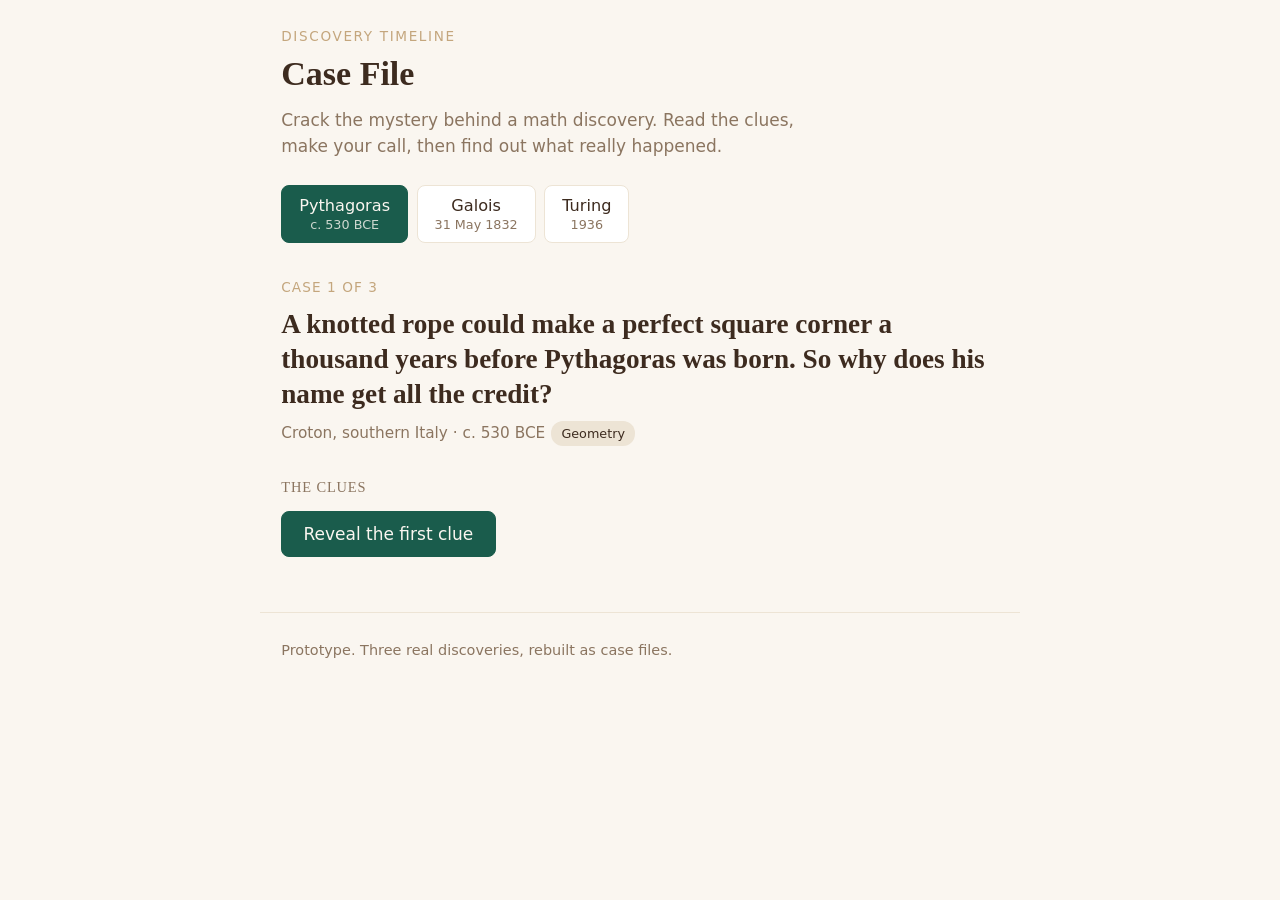
<file: prototypes/case-file/index.html>
<!DOCTYPE html>
<html lang="en">
<head>
  <meta charset="UTF-8" />
  <meta name="viewport" content="width=device-width, initial-scale=1.0" />
  <title>Case File — Discovery Timeline</title>
  <link rel="stylesheet" href="styles.css" />
</head>
<body>
  <header class="site-header">
    <p class="kicker">Discovery Timeline</p>
    <h1>Case File</h1>
    <p class="subtitle">Crack the mystery behind a math discovery. Read the clues, make your call, then find out what really happened.</p>
  </header>

  <nav class="case-nav" id="case-nav" aria-label="Choose a case"></nav>

  <main id="case-view" class="case-view" aria-live="polite"></main>

  <footer class="site-footer">
    <p>Prototype. Three real discoveries, rebuilt as case files.</p>
  </footer>

  <script src="data.js"></script>
  <script src="app.js"></script>
</body>
</html>
</file>
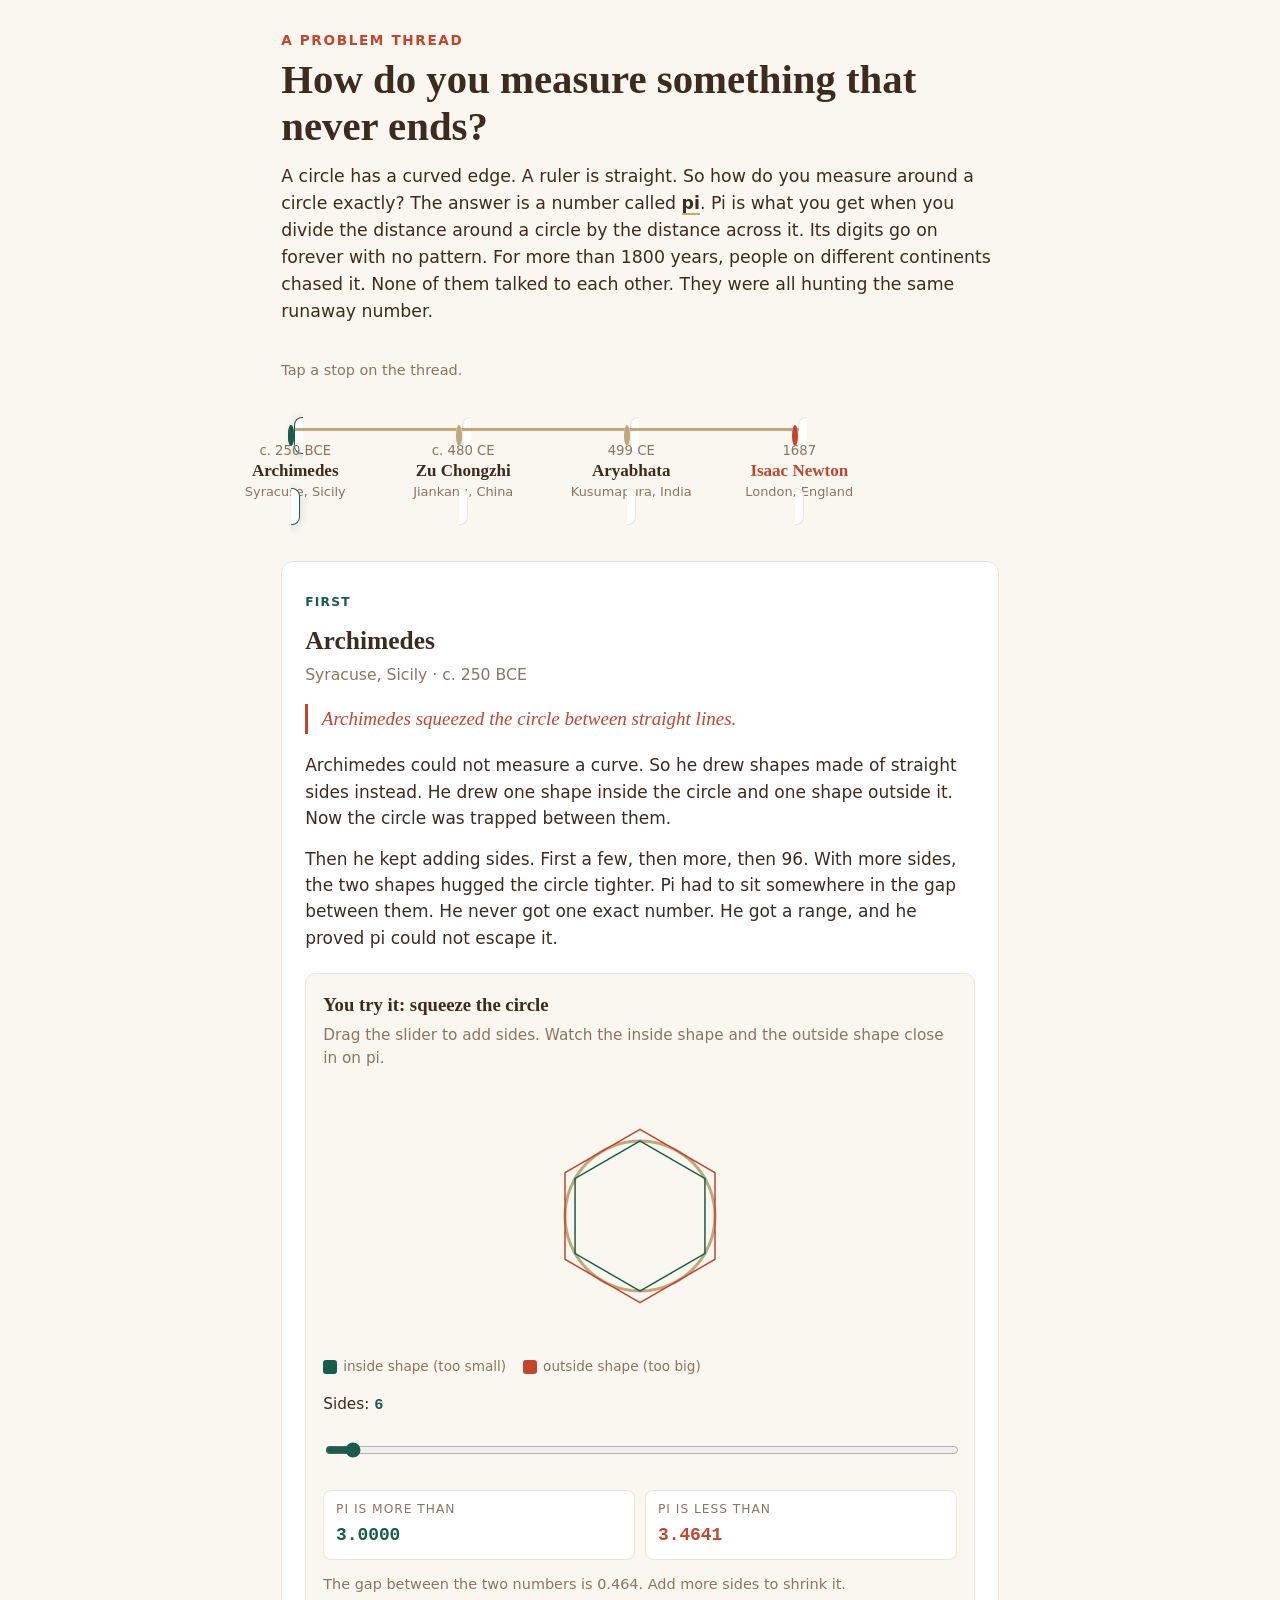
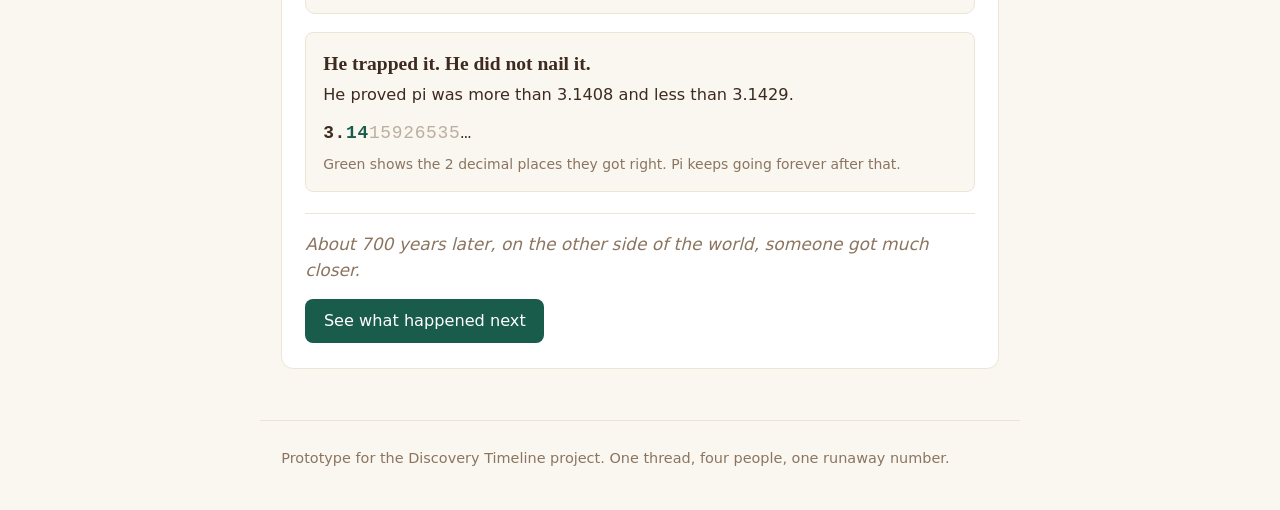
<file: prototypes/problem-threads/index.html>
<!DOCTYPE html>
<html lang="en">
<head>
  <meta charset="UTF-8" />
  <meta name="viewport" content="width=device-width, initial-scale=1.0" />
  <title>Problem Threads: Measuring the Impossible</title>
  <link rel="stylesheet" href="styles.css" />
</head>
<body>
  <header class="site-header">
    <p class="kicker">A Problem Thread</p>
    <h1 id="thread-question">How do you measure something that never ends?</h1>
    <p class="intro" id="thread-intro"></p>
  </header>

  <main>
    <section class="rail-section" aria-label="The thread, one episode at a time">
      <p class="rail-hint">Tap a stop on the thread.</p>
      <div class="rail-scroll">
        <div class="rail" id="rail" role="tablist" aria-label="Episodes in this thread"></div>
      </div>
    </section>

    <section class="detail" id="detail" aria-live="polite"></section>
  </main>

  <footer class="site-footer">
    <p>Prototype for the Discovery Timeline project. One thread, four people, one runaway number.</p>
  </footer>

  <script src="data.js"></script>
  <script src="app.js"></script>
</body>
</html>
</file>
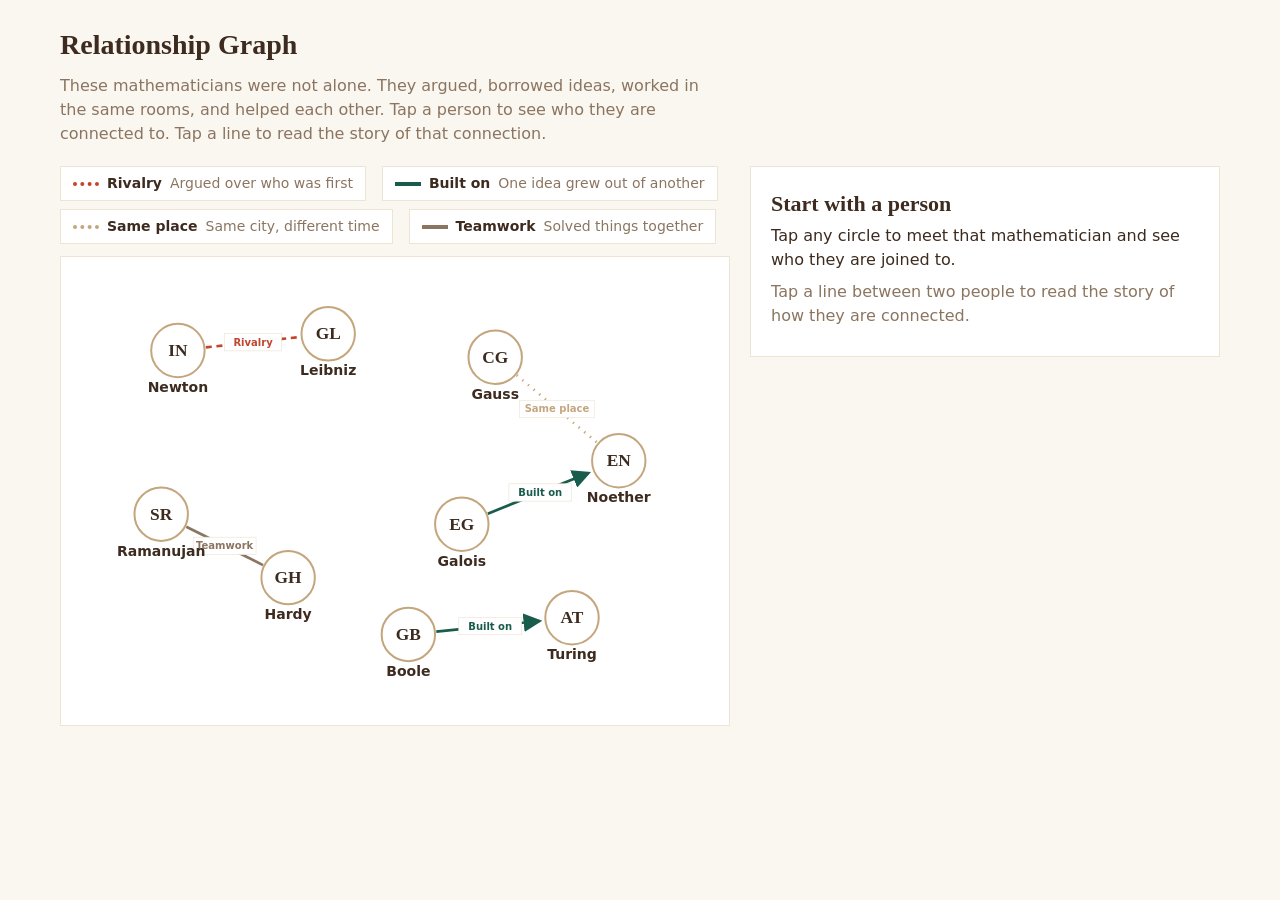
<file: prototypes/relationship-graph/index.html>
<!DOCTYPE html>
<html lang="en">
<head>
  <meta charset="UTF-8" />
  <meta name="viewport" content="width=device-width, initial-scale=1.0" />
  <title>Relationship Graph</title>
  <link rel="stylesheet" href="styles.css" />
</head>
<body>
  <header class="site-header">
    <h1>Relationship Graph</h1>
    <p class="lede">
      These mathematicians were not alone. They argued, borrowed ideas, worked
      in the same rooms, and helped each other. Tap a person to see who they are
      connected to. Tap a line to read the story of that connection.
    </p>
  </header>

  <main class="layout">
    <section class="graph-panel" aria-label="Graph of mathematicians and how they connect">
      <div class="legend" id="legend" aria-label="What the lines mean"></div>
      <div class="graph-wrap">
        <svg id="graph" viewBox="0 0 1000 700" role="img"
             aria-label="Nine mathematicians shown as circles, joined by lines that show how they are connected"
             preserveAspectRatio="xMidYMid meet">
          <defs>
            <marker id="arrow" viewBox="0 0 10 10" refX="8.5" refY="5"
                    markerWidth="7" markerHeight="7" orient="auto-start-reverse">
              <path d="M0,0 L10,5 L0,10 z" fill="#1a5c4c"></path>
            </marker>
          </defs>
          <rect id="backdrop" x="0" y="0" width="1000" height="700" fill="transparent" pointer-events="all"></rect>
          <g id="edges-layer"></g>
          <g id="nodes-layer"></g>
        </svg>
      </div>
    </section>

    <aside class="detail-panel" id="detail" aria-live="polite">
      <!-- Filled in by app.js -->
    </aside>
  </main>

  <script src="data.js"></script>
  <script src="app.js"></script>
</body>
</html>
</file>
<file: prototypes/case-file/styles.css>
/* Indian Earth palette, from C:\Learn\CLAUDE.md */
:root {
  --bg: #faf6f0;
  --surface: #ffffff;
  --border: #ede4d5;
  --text: #3d2b1f;
  --text-muted: #8b7560;
  --accent: #c2452d;
  --accent-soft: #e06b55;
  --action: #1a5c4c;
  --action-soft: #3d9e82;
  --tertiary: #c4a67d;
  --serif: Georgia, "Times New Roman", serif;
  --sans: system-ui, -apple-system, BlinkMacSystemFont, "Segoe UI", Roboto, sans-serif;
}

* { box-sizing: border-box; }

html, body {
  margin: 0;
  padding: 0;
  background: var(--bg);
  color: var(--text);
  font-family: var(--sans);
  font-size: 17px;
  line-height: 1.55;
}

/* Header */
.site-header {
  max-width: 760px;
  margin: 0 auto;
  padding: 1.5rem 1.25rem 0.75rem;
}

.kicker {
  margin: 0;
  font-size: 0.8rem;
  letter-spacing: 0.12em;
  text-transform: uppercase;
  color: var(--tertiary);
}

.site-header h1 {
  font-family: var(--serif);
  font-weight: 600;
  font-size: 2rem;
  margin: 0.1rem 0 0.35rem;
  color: var(--text);
}

.subtitle {
  margin: 0;
  color: var(--text-muted);
  font-size: 1rem;
  max-width: 52ch;
}

/* Case picker */
.case-nav {
  max-width: 760px;
  margin: 0 auto;
  padding: 0.75rem 1.25rem 0.5rem;
  display: flex;
  flex-wrap: wrap;
  gap: 0.5rem;
}

.case-chip {
  background: var(--surface);
  border: 1px solid var(--border);
  color: var(--text);
  padding: 0.6rem 1rem;
  min-height: 44px;
  font-family: var(--sans);
  font-size: 0.95rem;
  border-radius: 8px;
  cursor: pointer;
  transition: background 0.15s ease, border-color 0.15s ease, color 0.15s ease;
}

.case-chip:hover { background: var(--border); }

.case-chip.active {
  background: var(--action);
  border-color: var(--action);
  color: var(--bg);
}

.case-chip .chip-date {
  display: block;
  font-size: 0.75rem;
  color: var(--text-muted);
  margin-top: 0.1rem;
}

.case-chip.active .chip-date { color: rgba(250, 246, 240, 0.8); }

.case-chip.solved::after {
  content: "solved";
  display: inline-block;
  margin-left: 0.45rem;
  font-size: 0.7rem;
  letter-spacing: 0.05em;
  text-transform: uppercase;
  color: var(--action-soft);
}

.case-chip.active.solved::after { color: var(--bg); }

/* Case view */
.case-view {
  max-width: 760px;
  margin: 0 auto;
  padding: 0.5rem 1.25rem 3rem;
}

.case-tag {
  font-size: 0.8rem;
  letter-spacing: 0.08em;
  text-transform: uppercase;
  color: var(--tertiary);
  margin: 1rem 0 0.5rem;
}

.mystery {
  font-family: var(--serif);
  font-size: 1.6rem;
  line-height: 1.3;
  color: var(--text);
  margin: 0 0 0.5rem;
}

.case-meta {
  color: var(--text-muted);
  font-size: 0.9rem;
  margin: 0 0 1.5rem;
}

.case-meta .field-pill {
  display: inline-block;
  background: var(--border);
  color: var(--text);
  padding: 0.15rem 0.6rem;
  border-radius: 12px;
  font-size: 0.75rem;
  margin-left: 0.35rem;
}

/* Section headings */
.section-label {
  font-family: var(--serif);
  font-size: 0.85rem;
  text-transform: uppercase;
  letter-spacing: 0.06em;
  color: var(--text-muted);
  margin: 1.75rem 0 0.75rem;
}

/* Clues */
.clue {
  background: var(--surface);
  border: 1px solid var(--border);
  border-left: 4px solid var(--tertiary);
  border-radius: 8px;
  padding: 0.9rem 1.1rem;
  margin-bottom: 0.75rem;
  animation: rise 0.25s ease;
}

.clue .clue-num {
  display: block;
  font-size: 0.75rem;
  letter-spacing: 0.06em;
  text-transform: uppercase;
  color: var(--tertiary);
  margin-bottom: 0.25rem;
}

.clue p { margin: 0; }

.artifact {
  margin-top: 0.75rem;
  background: var(--bg);
  border: 1px dashed var(--tertiary);
  border-radius: 6px;
  padding: 0.75rem 0.9rem;
  color: var(--text-muted);
  font-size: 0.9rem;
  font-style: italic;
}

@keyframes rise {
  from { opacity: 0; transform: translateY(6px); }
  to { opacity: 1; transform: translateY(0); }
}

/* Buttons */
.btn {
  font-family: var(--sans);
  font-size: 1rem;
  min-height: 44px;
  padding: 0.7rem 1.25rem;
  border-radius: 8px;
  cursor: pointer;
  border: 1px solid var(--action);
  background: var(--action);
  color: var(--bg);
  transition: background 0.15s ease;
}

.btn:hover { background: var(--action-soft); border-color: var(--action-soft); }

.btn.secondary {
  background: var(--surface);
  color: var(--action);
}

.btn.secondary:hover { background: var(--border); }

.btn-row { margin: 0.5rem 0 0.25rem; }

/* Your turn */
.your-turn {
  background: var(--surface);
  border: 1px solid var(--border);
  border-radius: 10px;
  padding: 1.1rem 1.2rem;
  margin-top: 0.5rem;
}

.your-turn .prompt {
  font-family: var(--serif);
  font-size: 1.15rem;
  margin: 0 0 0.9rem;
}

.options { display: flex; flex-direction: column; gap: 0.6rem; }

.option {
  text-align: left;
  font-family: var(--sans);
  font-size: 1rem;
  min-height: 44px;
  padding: 0.75rem 1rem;
  border-radius: 8px;
  border: 1px solid var(--border);
  background: var(--bg);
  color: var(--text);
  cursor: pointer;
  transition: border-color 0.15s ease, background 0.15s ease;
}

.option:hover:not(:disabled) { border-color: var(--tertiary); }

.option.chosen-correct {
  border-color: var(--action);
  background: rgba(26, 92, 76, 0.12);
}

.option.chosen-wrong {
  border-color: var(--accent);
  background: rgba(194, 69, 45, 0.1);
}

.option.reveal-correct {
  border-color: var(--action);
}

.option:disabled { cursor: default; }

.feedback {
  margin-top: 0.9rem;
  padding: 0.8rem 1rem;
  border-radius: 8px;
  font-size: 0.98rem;
  animation: rise 0.25s ease;
}

.feedback.good {
  background: rgba(26, 92, 76, 0.1);
  border: 1px solid var(--action-soft);
  color: var(--text);
}

.feedback.try {
  background: rgba(194, 69, 45, 0.08);
  border: 1px solid var(--accent-soft);
  color: var(--text);
}

/* Payoff */
.payoff {
  border-top: 2px solid var(--border);
  margin-top: 1.75rem;
  padding-top: 1rem;
  animation: rise 0.3s ease;
}

.payoff h2 {
  font-family: var(--serif);
  font-size: 1.3rem;
  margin: 0 0 0.75rem;
}

.payoff p { margin: 0 0 0.9rem; }

.sources {
  margin-top: 1.25rem;
  font-size: 0.85rem;
  color: var(--text-muted);
}

.sources .section-label { margin-top: 0; }

.sources ul { margin: 0; padding-left: 1.2rem; }

.sources li { margin-bottom: 0.3rem; }

/* Connections */
.connections { margin-top: 1.75rem; }

.connection-card {
  display: block;
  width: 100%;
  text-align: left;
  background: var(--surface);
  border: 1px solid var(--border);
  border-radius: 10px;
  padding: 1rem 1.1rem;
  margin-bottom: 0.75rem;
  cursor: pointer;
  font-family: var(--sans);
  color: var(--text);
  transition: border-color 0.15s ease, background 0.15s ease;
}

.connection-card:hover { border-color: var(--tertiary); background: var(--bg); }

.connection-card .to {
  display: block;
  font-family: var(--serif);
  font-weight: 600;
  color: var(--action);
  margin-top: 0.5rem;
  font-size: 0.95rem;
}

.connection-card .to::after { content: "  \2192"; }

/* Footer */
.site-footer {
  max-width: 760px;
  margin: 0 auto;
  padding: 1.5rem 1.25rem 2.5rem;
  color: var(--text-muted);
  font-size: 0.85rem;
  border-top: 1px solid var(--border);
}

.site-footer p { margin: 0; }

/* Mobile */
@media (max-width: 600px) {
  html, body { font-size: 16px; }
  .site-header { padding: 1rem 1rem 0.5rem; }
  .site-header h1 { font-size: 1.65rem; }
  .mystery { font-size: 1.35rem; }
  .case-nav, .case-view { padding-left: 1rem; padding-right: 1rem; }
  .case-chip { flex: 1 1 auto; }
}
</file>
<file: prototypes/problem-threads/styles.css>
/* Problem Threads prototype. Indian Earth palette, from C:\Learn\CLAUDE.md */
:root {
  --bg: #faf6f0;
  --surface: #ffffff;
  --border: #ede4d5;
  --text: #3d2b1f;
  --text-muted: #8b7560;
  --accent: #c2452d;
  --accent-soft: #e06b55;
  --action: #1a5c4c;
  --action-soft: #3d9e82;
  --tertiary: #c4a67d;
  --serif: Georgia, "Times New Roman", serif;
  --sans: system-ui, -apple-system, BlinkMacSystemFont, "Segoe UI", Roboto, sans-serif;
  --mono: ui-monospace, SFMono-Regular, "SF Mono", Menlo, Consolas, monospace;
}

* { box-sizing: border-box; }

html, body {
  margin: 0;
  padding: 0;
  background: var(--bg);
  color: var(--text);
  font-family: var(--sans);
  font-size: 17px;
  line-height: 1.55;
}

/* Header */
.site-header {
  max-width: 760px;
  margin: 0 auto;
  padding: 1.75rem 1.25rem 0.5rem;
}

.kicker {
  margin: 0 0 0.35rem;
  font-size: 0.8rem;
  letter-spacing: 0.12em;
  text-transform: uppercase;
  color: var(--accent);
  font-weight: 600;
}

.site-header h1 {
  font-family: var(--serif);
  font-weight: 700;
  font-size: clamp(1.6rem, 5vw, 2.4rem);
  line-height: 1.15;
  margin: 0 0 0.75rem;
  color: var(--text);
}

.intro {
  margin: 0;
  color: var(--text);
  font-size: 1.02rem;
}

.intro .term {
  border-bottom: 2px solid var(--tertiary);
  font-weight: 600;
}

/* Rail section */
.rail-section {
  max-width: 900px;
  margin: 1.5rem auto 0;
  padding: 0 0 0.5rem;
}

.rail-hint {
  max-width: 760px;
  margin: 0 auto;
  padding: 0 1.25rem 0.5rem;
  font-size: 0.85rem;
  color: var(--text-muted);
}

.rail-scroll {
  overflow-x: auto;
  -webkit-overflow-scrolling: touch;
  padding: 0.5rem 1.25rem 1.25rem;
  scrollbar-width: thin;
}

.rail {
  display: flex;
  align-items: stretch;
  gap: 0;
  min-width: min-content;
}

/* Each node is a tap target on the thread */
.node {
  position: relative;
  flex: 0 0 auto;
  width: 168px;
  background: transparent;
  border: none;
  padding: 1.75rem 0.5rem 0.5rem;
  cursor: pointer;
  text-align: center;
  font-family: var(--sans);
  color: var(--text);
}

/* the connecting thread line, drawn behind the dots */
.node::before {
  content: "";
  position: absolute;
  top: 1.75rem;
  left: 0;
  right: 0;
  height: 3px;
  background: var(--tertiary);
  z-index: 0;
}
.node:first-child::before { left: 50%; }
.node:last-child::before { right: 50%; }

.node .dot {
  position: relative;
  z-index: 1;
  width: 20px;
  height: 20px;
  margin: 0 auto 0.6rem;
  border-radius: 50%;
  background: var(--surface);
  border: 3px solid var(--tertiary);
  transition: transform 0.15s ease, background 0.15s ease, border-color 0.15s ease;
}

.node .card {
  min-height: 88px;
  border: 1px solid var(--border);
  background: var(--surface);
  border-radius: 8px;
  padding: 0.6rem 0.5rem;
}

.node .n-date {
  display: block;
  font-size: 0.78rem;
  color: var(--text-muted);
  margin-bottom: 0.2rem;
}

.node .n-name {
  display: block;
  font-family: var(--serif);
  font-weight: 700;
  font-size: 1rem;
  line-height: 1.15;
  margin-bottom: 0.2rem;
}

.node .n-place {
  display: block;
  font-size: 0.76rem;
  color: var(--text-muted);
}

.node.twist .dot { border-color: var(--accent); }
.node.twist .n-name { color: var(--accent); }

/* selected state */
.node[aria-selected="true"] .dot {
  background: var(--action);
  border-color: var(--action);
  transform: scale(1.25);
}
.node.twist[aria-selected="true"] .dot {
  background: var(--accent);
  border-color: var(--accent);
}
.node[aria-selected="true"] .card {
  border-color: var(--action);
  box-shadow: 0 2px 10px rgba(26, 92, 76, 0.18);
}
.node.twist[aria-selected="true"] .card {
  border-color: var(--accent);
  box-shadow: 0 2px 10px rgba(194, 69, 45, 0.18);
}

.node:focus-visible {
  outline: 3px solid var(--action-soft);
  outline-offset: 2px;
  border-radius: 8px;
}

/* Detail panel */
.detail {
  max-width: 760px;
  margin: 0.5rem auto 0;
  padding: 0 1.25rem 3rem;
}

.episode {
  background: var(--surface);
  border: 1px solid var(--border);
  border-radius: 12px;
  padding: 1.5rem 1.35rem;
}

.episode .order-tag {
  display: inline-block;
  font-size: 0.72rem;
  letter-spacing: 0.1em;
  text-transform: uppercase;
  color: var(--action);
  font-weight: 700;
  margin-bottom: 0.5rem;
}
.episode.twist .order-tag { color: var(--accent); }

.episode h2 {
  font-family: var(--serif);
  font-size: 1.5rem;
  margin: 0 0 0.15rem;
}

.episode .where-when {
  color: var(--text-muted);
  font-size: 0.92rem;
  margin: 0 0 1rem;
}

.episode .lead {
  font-family: var(--serif);
  font-style: italic;
  font-size: 1.12rem;
  color: var(--accent);
  border-left: 3px solid var(--accent);
  padding-left: 0.8rem;
  margin: 0 0 1.1rem;
}
.episode.twist .lead { color: var(--action); border-left-color: var(--action); }

.episode .body p { margin: 0 0 0.85rem; }

/* result block */
.result {
  border: 1px solid var(--border);
  border-radius: 8px;
  background: var(--bg);
  padding: 0.9rem 1rem;
  margin: 1.1rem 0;
}

.result .r-headline {
  font-family: var(--serif);
  font-weight: 700;
  font-size: 1.15rem;
  margin: 0 0 0.2rem;
}

.result .r-detail {
  margin: 0 0 0.75rem;
  color: var(--text);
  font-size: 0.95rem;
}

/* digit accuracy strip */
.digits {
  font-family: var(--mono);
  font-size: 1.05rem;
  letter-spacing: 0.04em;
  word-break: break-all;
}
.digits .d-known { color: var(--action); font-weight: 700; }
.digits .d-unknown { color: var(--text-muted); opacity: 0.55; }
.digits .d-lead { color: var(--text); font-weight: 700; }

.digit-caption {
  margin: 0.4rem 0 0;
  font-size: 0.82rem;
  color: var(--text-muted);
}

/* transition line to the next episode */
.transition {
  margin: 1.2rem 0 0;
  padding-top: 1rem;
  border-top: 1px solid var(--border);
  color: var(--text-muted);
  font-style: italic;
}
.transition .next-cue {
  display: block;
  margin-top: 0.4rem;
}
.next-btn {
  display: inline-block;
  margin-top: 0.5rem;
  background: var(--action);
  color: #fff;
  border: none;
  border-radius: 8px;
  padding: 0.65rem 1.1rem;
  min-height: 44px;
  font-family: var(--sans);
  font-size: 0.95rem;
  cursor: pointer;
}
.next-btn:hover { background: var(--action-soft); }
.next-btn:focus-visible { outline: 3px solid var(--action-soft); outline-offset: 2px; }

.closing {
  margin: 1.2rem 0 0;
  padding: 1rem;
  border-radius: 8px;
  background: var(--bg);
  border: 1px solid var(--border);
  font-family: var(--serif);
  font-size: 1.05rem;
}

/* Interactive polygon demo */
.demo {
  margin: 1.3rem 0 0.4rem;
  border: 1px solid var(--border);
  border-radius: 10px;
  padding: 1rem;
  background: var(--bg);
}

.demo h3 {
  font-family: var(--serif);
  font-size: 1.1rem;
  margin: 0 0 0.2rem;
}

.demo .demo-hint {
  margin: 0 0 0.9rem;
  font-size: 0.9rem;
  color: var(--text-muted);
}

.demo-canvas-wrap {
  display: flex;
  justify-content: center;
}

#poly-canvas {
  width: 260px;
  height: 260px;
  max-width: 100%;
  touch-action: manipulation;
}

.demo-controls {
  margin-top: 0.9rem;
}

.demo-controls label {
  display: block;
  font-size: 0.9rem;
  margin-bottom: 0.5rem;
}

.demo-controls .sides-count {
  font-family: var(--mono);
  font-weight: 700;
  color: var(--action);
}

#sides-slider {
  width: 100%;
  height: 44px;
  accent-color: var(--action);
  cursor: pointer;
}

.demo-readout {
  display: flex;
  flex-wrap: wrap;
  gap: 0.6rem;
  margin-top: 0.6rem;
}

.readout-box {
  flex: 1 1 140px;
  border: 1px solid var(--border);
  border-radius: 8px;
  background: var(--surface);
  padding: 0.55rem 0.7rem;
}
.readout-box .rb-label {
  display: block;
  font-size: 0.72rem;
  text-transform: uppercase;
  letter-spacing: 0.08em;
  color: var(--text-muted);
  margin-bottom: 0.15rem;
}
.readout-box .rb-value {
  font-family: var(--mono);
  font-size: 1.05rem;
  font-weight: 700;
}
.readout-box.low .rb-value { color: var(--action); }
.readout-box.high .rb-value { color: var(--accent); }

.demo-note {
  margin: 0.75rem 0 0;
  font-size: 0.85rem;
  color: var(--text-muted);
}

.legend {
  display: flex;
  gap: 1rem;
  margin-top: 0.6rem;
  font-size: 0.8rem;
  color: var(--text-muted);
}
.legend span { display: inline-flex; align-items: center; gap: 0.35rem; }
.legend .swatch {
  width: 14px; height: 14px; border-radius: 3px; display: inline-block;
}
.legend .swatch.inside { background: var(--action); }
.legend .swatch.outside { background: var(--accent); }

/* Footer */
.site-footer {
  max-width: 760px;
  margin: 0 auto;
  padding: 1.5rem 1.25rem 2.5rem;
  border-top: 1px solid var(--border);
  color: var(--text-muted);
  font-size: 0.85rem;
}
.site-footer p { margin: 0; }

@media (max-width: 520px) {
  body { font-size: 16px; }
  .node { width: 148px; }
}
</file>
<file: prototypes/relationship-graph/styles.css>
:root {
  --bg: #faf6f0;
  --surface: #ffffff;
  --border: #ede4d5;
  --text: #3d2b1f;
  --muted: #8b7560;
  --accent: #c2452d;
  --action: #1a5c4c;
  --sand: #c4a67d;
  --serif: Georgia, "Times New Roman", serif;
  --sans: system-ui, -apple-system, BlinkMacSystemFont, "Segoe UI", Roboto, sans-serif;
}

* { box-sizing: border-box; }

html, body {
  margin: 0;
  padding: 0;
  background: var(--bg);
  color: var(--text);
  font-family: var(--sans);
  line-height: 1.5;
  -webkit-text-size-adjust: 100%;
}

.site-header {
  padding: 24px 20px 8px;
  max-width: 1200px;
  margin: 0 auto;
}

.site-header h1 {
  font-family: var(--serif);
  font-weight: 700;
  font-size: 28px;
  margin: 0 0 8px;
}

.lede {
  margin: 0;
  max-width: 640px;
  color: var(--muted);
  font-size: 16px;
}

.layout {
  display: flex;
  flex-wrap: wrap;
  gap: 20px;
  padding: 12px 20px 40px;
  max-width: 1200px;
  margin: 0 auto;
  align-items: flex-start;
}

.graph-panel {
  flex: 1 1 520px;
  min-width: 300px;
}

.legend {
  display: flex;
  flex-wrap: wrap;
  gap: 8px 16px;
  margin-bottom: 12px;
}

.legend-item {
  display: flex;
  align-items: center;
  gap: 8px;
  font-size: 14px;
  color: var(--text);
  background: var(--surface);
  border: 1px solid var(--border);
  padding: 6px 12px;
}

.legend-swatch {
  width: 26px;
  height: 0;
  border-top-width: 4px;
  border-top-style: solid;
  flex: 0 0 auto;
}

.legend-name { font-weight: 600; }
.legend-blurb { color: var(--muted); }

.graph-wrap {
  background: var(--surface);
  border: 1px solid var(--border);
}

#graph {
  display: block;
  width: 100%;
  height: auto;
  touch-action: manipulation;
}

/* Nodes */
.node { cursor: pointer; }

.node-circle {
  fill: var(--surface);
  stroke: var(--sand);
  stroke-width: 3;
  transition: stroke 0.15s, stroke-width 0.15s, fill 0.15s;
}

.node-mono {
  font-family: var(--serif);
  font-size: 26px;
  font-weight: 700;
  fill: var(--text);
  text-anchor: middle;
  dominant-baseline: central;
  pointer-events: none;
}

.node-label {
  font-family: var(--sans);
  font-size: 21px;
  font-weight: 600;
  fill: var(--text);
  text-anchor: middle;
  pointer-events: none;
}

.node.is-selected .node-circle {
  stroke: var(--action);
  stroke-width: 5;
  fill: #f2f7f5;
}

.node.is-neighbor .node-circle {
  stroke: var(--text);
}

/* Edges */
.edge-line {
  fill: none;
  stroke-width: 4;
  transition: stroke-width 0.15s;
}

.edge-hit {
  fill: none;
  stroke: #000;
  stroke-opacity: 0;
  stroke-width: 28;
  cursor: pointer;
  pointer-events: stroke;
}

.edge-pill-box {
  fill: var(--surface);
  stroke: var(--border);
  stroke-width: 1;
  cursor: pointer;
}

.edge-pill-text {
  font-family: var(--sans);
  font-size: 15px;
  font-weight: 600;
  text-anchor: middle;
  dominant-baseline: central;
  pointer-events: none;
}

.edge-group.is-active .edge-line { stroke-width: 6; }

/* Dimming */
.dim { opacity: 0.18; transition: opacity 0.15s; }

/* Detail panel */
.detail-panel {
  flex: 1 1 320px;
  min-width: 280px;
  background: var(--surface);
  border: 1px solid var(--border);
  padding: 20px;
  position: sticky;
  top: 12px;
}

.detail-panel h2 {
  font-family: var(--serif);
  font-size: 22px;
  margin: 0 0 4px;
}

.detail-hint { color: var(--muted); margin: 0; }

.date-tag {
  display: inline-block;
  font-size: 13px;
  font-weight: 600;
  color: var(--muted);
  border: 1px solid var(--border);
  padding: 3px 10px;
  margin-bottom: 12px;
}

.stub-note {
  font-size: 13px;
  color: var(--muted);
  border-left: 3px solid var(--sand);
  padding: 6px 0 6px 12px;
  margin: 12px 0;
}

.field-label {
  font-size: 12px;
  font-weight: 700;
  letter-spacing: 0.04em;
  text-transform: uppercase;
  color: var(--muted);
  margin: 16px 0 4px;
}

.detail-panel p { margin: 0 0 8px; }

.type-pill {
  display: inline-block;
  font-size: 13px;
  font-weight: 700;
  color: var(--surface);
  padding: 4px 12px;
  margin-bottom: 12px;
}

.conn-list {
  list-style: none;
  padding: 0;
  margin: 8px 0 0;
}

.conn-list li { margin: 0 0 8px; }

.conn-btn,
.reset-btn,
.person-jump {
  font-family: var(--sans);
  font-size: 15px;
  width: 100%;
  text-align: left;
  min-height: 44px;
  padding: 10px 14px;
  background: var(--surface);
  color: var(--text);
  border: 1px solid var(--border);
  cursor: pointer;
}

.conn-btn:hover,
.reset-btn:hover,
.person-jump:hover { border-color: var(--action); }

.conn-btn:focus-visible,
.reset-btn:focus-visible,
.person-jump:focus-visible,
.node:focus-visible .node-circle,
.edge-hit:focus-visible {
  outline: 3px solid var(--action);
  outline-offset: 2px;
}

.conn-btn .conn-name { font-weight: 600; display: block; }
.conn-btn .conn-type { font-size: 13px; color: var(--muted); }

.conn-swatch {
  display: inline-block;
  width: 14px;
  height: 0;
  border-top-width: 4px;
  border-top-style: solid;
  vertical-align: middle;
  margin-right: 6px;
}

.reset-btn {
  text-align: center;
  color: var(--action);
  font-weight: 600;
  margin-bottom: 16px;
  border-color: var(--action);
}

.source-link {
  display: inline-block;
  margin-top: 14px;
  font-size: 14px;
  color: var(--action);
  font-weight: 600;
}

.jump-row {
  display: flex;
  gap: 8px;
  flex-wrap: wrap;
  margin-top: 12px;
}

.person-jump { width: auto; flex: 1 1 auto; text-align: center; }

@media (max-width: 720px) {
  .detail-panel { position: static; width: 100%; }
  .site-header h1 { font-size: 24px; }
}
</file>
